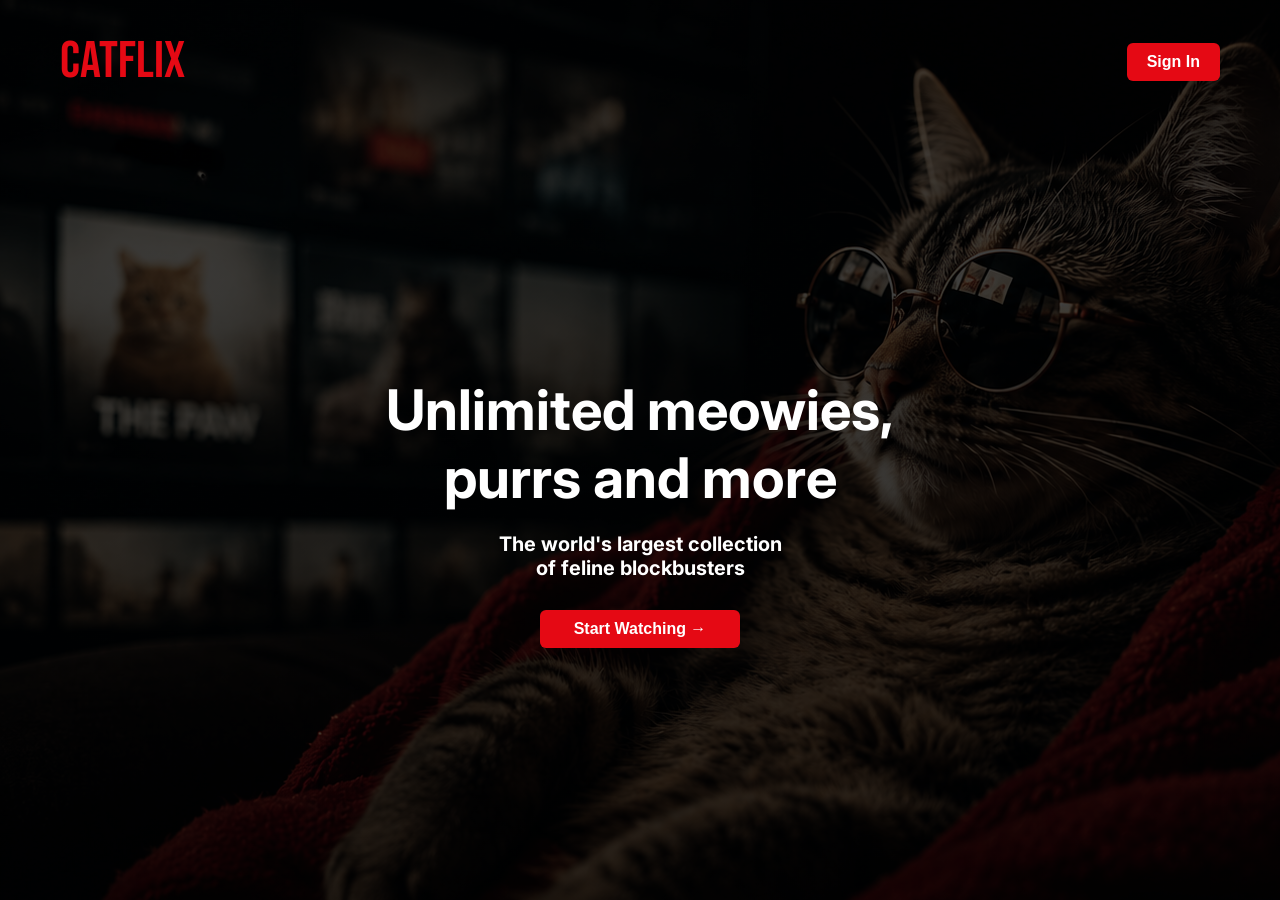
<file: index.html>
<!DOCTYPE html>
<html lang="en">
<head>
    <meta charset="UTF-8">
    <meta name="viewport" content="width=device-width, initial-scale=1.0">
    <link rel="preconnect" href="https://fonts.googleapis.com">
    <link rel="preconnect" href="https://fonts.gstatic.com" crossorigin>
    <link href="https://fonts.googleapis.com/css2?family=Bebas+Neue&family=Inter:ital,opsz,wght@0,14..32,100..900;1,14..32,100..900&display=swap" rel="stylesheet">
    <title> Catflix </title>
    <link rel="stylesheet" href="css/style.css">
</head>
<body>
    <header class="header"> 
        <h1 class="heading-1"> Catflix </h1>
        <button class="sign-in-btn"> Sign In </button>
    </header>
    <main>
        <section class="hero">
            <div class="hero-container">
                <h2 class="hero-heading"> Unlimited meowies, <br> purrs and more </h2>
                <p class="hero-text"> The world's largest collection <br> of feline blockbusters </p>
                <a href="browse.html">
                    <button class="watch-btn"> Start Watching → </button> 
                </a>
            </div>
        </section>
    </main>
</body>
</html>
</file>
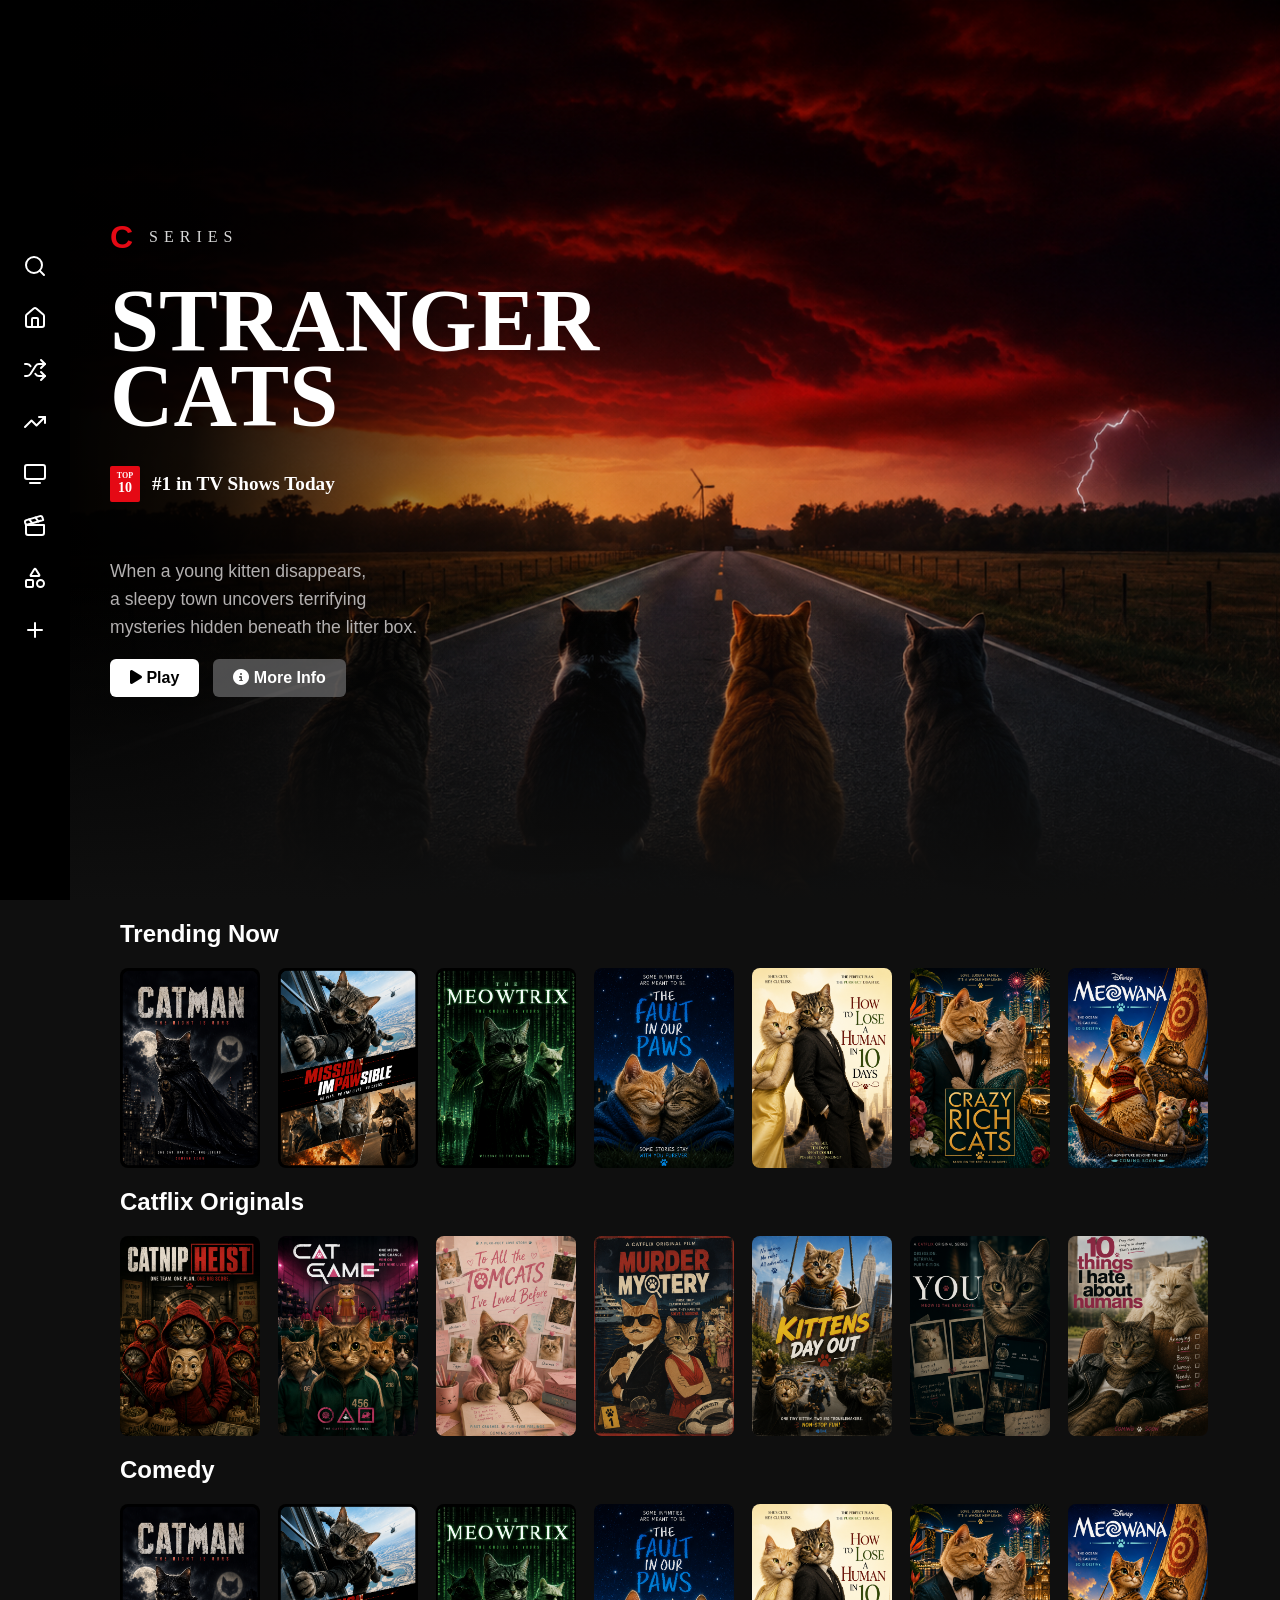
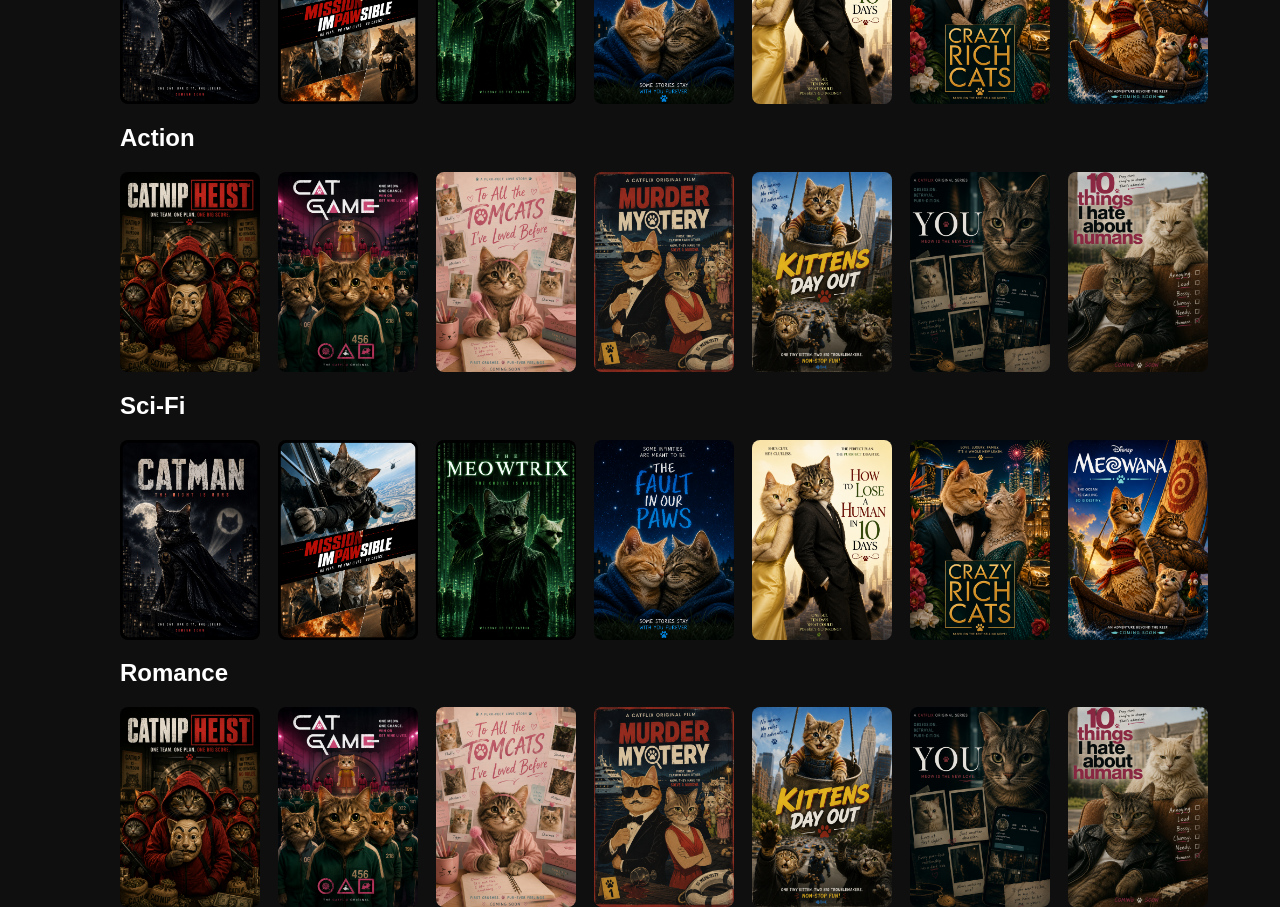
<file: browse.html>
<!DOCTYPE html>
<html lang="en">
<head>
    <meta charset="UTF-8">
    <meta name="viewport" content="width=device-width, initial-scale=1.0">
    <title>Document</title>
    <link rel="stylesheet" href="css/browse.css">
    <link rel="stylesheet" href="https://cdnjs.cloudflare.com/ajax/libs/font-awesome/6.7.2/css/all.min.css">
</head>
<body>
    <main class="browse-main">
        <aside class="sidebar">
            <a href="#search">
                <svg xmlns="http://www.w3.org/2000/svg" width="24" height="24" viewBox="0 0 24 24" fill="none" stroke="currentColor" stroke-width="2" stroke-linecap="round" stroke-linejoin="round" class="lucide lucide-search-icon lucide-search sidebar-icon"><path d="m21 21-4.34-4.34"/><circle cx="11" cy="11" r="8"/></svg>
            </a>
            <a href="#home">
                <svg xmlns="http://www.w3.org/2000/svg" width="24" height="24" viewBox="0 0 24 24" fill="none" stroke="currentColor" stroke-width="2" stroke-linecap="round" stroke-linejoin="round" class="lucide lucide-house-icon lucide-house sidebar-icon"><path d="M15 21v-8a1 1 0 0 0-1-1h-4a1 1 0 0 0-1 1v8"/><path d="M3 10a2 2 0 0 1 .709-1.528l7-6a2 2 0 0 1 2.582 0l7 6A2 2 0 0 1 21 10v9a2 2 0 0 1-2 2H5a2 2 0 0 1-2-2z"/></svg>
            </a>
            <a href="#">
                <svg xmlns="http://www.w3.org/2000/svg" width="24" height="24" viewBox="0 0 24 24" fill="none" stroke="currentColor" stroke-width="2" stroke-linecap="round" stroke-linejoin="round" class="lucide lucide-shuffle-icon lucide-shuffle sidebar-icon"><path d="m18 14 4 4-4 4"/><path d="m18 2 4 4-4 4"/><path d="M2 18h1.973a4 4 0 0 0 3.3-1.7l5.454-8.6a4 4 0 0 1 3.3-1.7H22"/><path d="M2 6h1.972a4 4 0 0 1 3.6 2.2"/><path d="M22 18h-6.041a4 4 0 0 1-3.3-1.8l-.359-.45"/></svg>
            </a>
            <a href="#">
                <svg xmlns="http://www.w3.org/2000/svg" width="24" height="24" viewBox="0 0 24 24" fill="none" stroke="currentColor" stroke-width="2" stroke-linecap="round" stroke-linejoin="round" class="lucide lucide-trending-up-icon lucide-trending-up sidebar-icon"><path d="M16 7h6v6"/><path d="m22 7-8.5 8.5-5-5L2 17"/></svg>
            </a>
            <a href="#">
                <svg xmlns="http://www.w3.org/2000/svg" width="24" height="24" viewBox="0 0 24 24" fill="none" stroke="currentColor" stroke-width="2" stroke-linecap="round" stroke-linejoin="round" class="lucide lucide-tv-minimal-icon lucide-tv-minimal sidebar-icon"><path d="M7 21h10"/><rect width="20" height="14" x="2" y="3" rx="2"/></svg>
            </a>
            <a href="#">
                <svg xmlns="http://www.w3.org/2000/svg" width="24" height="24" viewBox="0 0 24 24" fill="none" stroke="currentColor" stroke-width="2" stroke-linecap="round" stroke-linejoin="round" class="lucide lucide-clapperboard-icon lucide-clapperboard sidebar-icon"><path d="m12.296 3.464 3.02 3.956"/><path d="M20.2 6 3 11l-.9-2.4c-.3-1.1.3-2.2 1.3-2.5l13.5-4c1.1-.3 2.2.3 2.5 1.3z"/><path d="M3 11h18v8a2 2 0 0 1-2 2H5a2 2 0 0 1-2-2z"/><path d="m6.18 5.276 3.1 3.899"/></svg>
            </a>
            <a href="#">
                <svg xmlns="http://www.w3.org/2000/svg" width="24" height="24" viewBox="0 0 24 24" fill="none" stroke="currentColor" stroke-width="2" stroke-linecap="round" stroke-linejoin="round" class="lucide lucide-shapes-icon lucide-shapes sidebar-icon"><path d="M8.3 10a.7.7 0 0 1-.626-1.079L11.4 3a.7.7 0 0 1 1.198-.043L16.3 8.9a.7.7 0 0 1-.572 1.1Z"/><rect x="3" y="14" width="7" height="7" rx="1"/><circle cx="17.5" cy="17.5" r="3.5"/></svg>
            </a>
            <a href="#">
                <svg xmlns="http://www.w3.org/2000/svg" width="24" height="24" viewBox="0 0 24 24" fill="none" stroke="currentColor" stroke-width="2" stroke-linecap="round" stroke-linejoin="round" class="lucide lucide-plus-icon lucide-plus sidebar-icon"><path d="M5 12h14"/><path d="M12 5v14"/></svg>
            </a>
        </aside>
        <section class="browse-section">
            <div class="hero-banner" id="home">
                <div class="search-container" id="search">
                    <input type="text" class="search-input" id="search-input" placeholder="Search Catflix..."/>
                </div>
                <div class="hero-content">
                    <p class="series"> <span class="series-logo"> C </span> series </p>
                    <h1 class="hero-title"> STRANGER <br> CATS </h1>
                    <div class="rank">
                        <div class="top-badge">
                            <span>TOP</span>
                            <span>10</span>
                        </div>
                        <p class="top-10">#1 in TV Shows Today</p>
                    </div>
                    <p class="hero-description"> When a young kitten disappears, <br> a sleepy town uncovers terrifying <br> mysteries hidden beneath the litter box. </p>
                    <div>
                        <button class="play-btn"> <i class="fa-solid fa-play"></i> Play </button>
                        <button class="info-btn"> <i class="fa-solid fa-circle-info"></i> More Info </button>
                    </div>
                </div>
            </div>

            <div class="movie-row">
                <h2 class="movie-row-heading"> Trending Now </h2>

                <div class="movie-row-container">
                    <div class="movie-card">
                        <img src="images/catman.png" alt="catman" class="movie-poster">
                    </div>
                    <div class="movie-card">
                        <img src="images/mission-impawsible.png" alt="mission-impawsible" class="movie-poster">
                    </div>
                    <div class="movie-card">
                        <img src="images/the-meowtrix.png" alt="the-meowtrix" class="movie-poster">
                    </div>
                    <div class="movie-card">
                        <img src="images/the-fault-in-our-paws.png" alt="the-fault-in-our-paws" class="movie-poster">
                    </div>
                    <div class="movie-card">
                        <img src="images/how-to-lose-a-human-in-10-days.png" alt="how-to-lose-a-human-in-10-days" class="movie-poster">
                    </div>
                    <div class="movie-card">
                        <img src="images/crazy-rich-cats.png" alt="crazy-rich-cats" class="movie-poster">
                    </div>
                    <div class="movie-card">
                        <img src="images/meowana.png" alt="meowana" class="movie-poster">
                    </div>
                </div>
            </div>

            <div class="movie-row">
                <h2 class="movie-row-heading"> Catflix Originals </h2>

                <div class="movie-row-container">
                    <div class="movie-card">
                        <img src="images/catnip-heist.png" alt="catnip-heist" class="movie-poster">
                    </div>
                    <div class="movie-card">
                        <img src="images/cat-game.png" alt="cat-game" class="movie-poster">
                    </div>
                    <div class="movie-card">
                        <img src="images/to-all-the-tomcats-ive-loved-before.png" alt="to-all-the-tomcats-ive-loved-before" class="movie-poster">
                    </div>
                    <div class="movie-card">
                        <img src="images/murder-mystery.png" alt="murder-mystery" class="movie-poster">
                    </div>
                    <div class="movie-card">
                        <img src="images/kittens-day-out.png" alt="kittens-day-out" class="movie-poster">
                    </div>
                    <div class="movie-card">
                        <img src="images/you.png" alt="you" class="movie-poster">
                    </div>
                    <div class="movie-card">
                        <img src="images/10-things-i-hate-about-humans.png" alt="10-things-i-hate-about-humans" class="movie-poster">
                    </div>
                </div>
            </div>  

            <div class="movie-row">
                <h2 class="movie-row-heading"> Comedy </h2>

                <div class="movie-row-container">
                    <div class="movie-card">
                        <img src="images/catman.png" alt="catman" class="movie-poster">
                    </div>
                    <div class="movie-card">
                        <img src="images/mission-impawsible.png" alt="mission-impawsible" class="movie-poster">
                    </div>
                    <div class="movie-card">
                        <img src="images/the-meowtrix.png" alt="the-meowtrix" class="movie-poster">
                    </div>
                    <div class="movie-card">
                        <img src="images/the-fault-in-our-paws.png" alt="the-fault-in-our-paws" class="movie-poster">
                    </div>
                    <div class="movie-card">
                        <img src="images/how-to-lose-a-human-in-10-days.png" alt="how-to-lose-a-human-in-10-days" class="movie-poster">
                    </div>
                    <div class="movie-card">
                        <img src="images/crazy-rich-cats.png" alt="crazy-rich-cats" class="movie-poster">
                    </div>
                    <div class="movie-card">
                        <img src="images/meowana.png" alt="meowana" class="movie-poster">
                    </div>
                </div>
            </div>

            <div class="movie-row">
                <h2 class="movie-row-heading"> Action </h2>

                <div class="movie-row-container">
                    <div class="movie-card">
                        <img src="images/catnip-heist.png" alt="catnip-heist" class="movie-poster">
                    </div>
                    <div class="movie-card">
                        <img src="images/cat-game.png" alt="cat-game" class="movie-poster">
                    </div>
                    <div class="movie-card">
                        <img src="images/to-all-the-tomcats-ive-loved-before.png" alt="to-all-the-tomcats-ive-loved-before" class="movie-poster">
                    </div>
                    <div class="movie-card">
                        <img src="images/murder-mystery.png" alt="murder-mystery" class="movie-poster">
                    </div>
                    <div class="movie-card">
                        <img src="images/kittens-day-out.png" alt="kittens-day-out" class="movie-poster">
                    </div>
                    <div class="movie-card">
                        <img src="images/you.png" alt="you" class="movie-poster">
                    </div>
                    <div class="movie-card">
                        <img src="images/10-things-i-hate-about-humans.png" alt="10-things-i-hate-about-humans" class="movie-poster">
                    </div>
                </div>
            </div> 

            <div class="movie-row">
                <h2 class="movie-row-heading"> Sci-Fi </h2>

                <div class="movie-row-container">
                    <div class="movie-card">
                        <img src="images/catman.png" alt="catman" class="movie-poster">
                    </div>
                    <div class="movie-card">
                        <img src="images/mission-impawsible.png" alt="mission-impawsible" class="movie-poster">
                    </div>
                    <div class="movie-card">
                        <img src="images/the-meowtrix.png" alt="the-meowtrix" class="movie-poster">
                    </div>
                    <div class="movie-card">
                        <img src="images/the-fault-in-our-paws.png" alt="the-fault-in-our-paws" class="movie-poster">
                    </div>
                    <div class="movie-card">
                        <img src="images/how-to-lose-a-human-in-10-days.png" alt="how-to-lose-a-human-in-10-days" class="movie-poster">
                    </div>
                    <div class="movie-card">
                        <img src="images/crazy-rich-cats.png" alt="crazy-rich-cats" class="movie-poster">
                    </div>
                    <div class="movie-card">
                        <img src="images/meowana.png" alt="meowana" class="movie-poster">
                    </div>
                </div>
            </div>

            <div class="movie-row">
                <h2 class="movie-row-heading"> Romance </h2>

                <div class="movie-row-container">
                    <div class="movie-card">
                        <img src="images/catnip-heist.png" alt="catnip-heist" class="movie-poster">
                    </div>
                    <div class="movie-card">
                        <img src="images/cat-game.png" alt="cat-game" class="movie-poster">
                    </div>
                    <div class="movie-card">
                        <img src="images/to-all-the-tomcats-ive-loved-before.png" alt="to-all-the-tomcats-ive-loved-before" class="movie-poster">
                    </div>
                    <div class="movie-card">
                        <img src="images/murder-mystery.png" alt="murder-mystery" class="movie-poster">
                    </div>
                    <div class="movie-card">
                        <img src="images/kittens-day-out.png" alt="kittens-day-out" class="movie-poster">
                    </div>
                    <div class="movie-card">
                        <img src="images/you.png" alt="you" class="movie-poster">
                    </div>
                    <div class="movie-card">
                        <img src="images/10-things-i-hate-about-humans.png" alt="10-things-i-hate-about-humans" class="movie-poster">
                    </div>
                </div>
            </div> 


        </section>
    </main>
</body>
</html>
</file>
<file: css/style.css>
*{
    margin:0;
    padding:0;
    box-sizing:border-box;
}

body{
    background:#141414;
    color:white;
    font-family:Inter,sans-serif;
    background-image: linear-gradient(
            rgba(0,0,0,.75),
            rgba(0,0,0,.75)
        ),url("../images/hero-bg.png");
    min-height: 100vh;
    display: flex;
    flex-direction: column;
}

main {
    flex: 1;
    display: flex;
    align-items: center;
    justify-content: center;
    padding: 20px;
}

.hero {
    width: 100%;
    display: flex;
    align-items: center;
    justify-content: center;
}

.header {
    display: flex;
    justify-content: space-between;
    align-items: center;
    padding: 30px 60px;
}

.heading-1 {
    font-size: 3.25rem;
    color: #E50914;
    font-family: "Bebas Neue";
    font-weight: 500;
}

.sign-in-btn {
    background-color: #E50914;
    color: white;
    border: none;
    padding: 10px 20px;
    font-size: 1rem;
    cursor: pointer;
    border-radius: 6px;
    font-weight: bold;
}

.hero-container {
    display: flex;
    flex-direction: column;
    align-items: center;
    justify-content: center;
    text-align: center;
    padding: 0 20px;
    min-height: 60vh;
    background-size: cover;
    background-position: center;
    background-repeat: no-repeat;
}

.hero-heading {
    font-size: 3.5rem;
    margin-bottom: 20px;
    font-weight: bold;
} 

.hero-text {
    font-size: 1.25rem;
    margin-bottom: 30px;
    font-weight: bold;
}

.watch-btn {
    background-color: #E50914;
    color: white;
    border: none;
    padding: 10px 20px;
    font-size: 1rem;
    cursor: pointer;
    border-radius: 6px;
    font-weight: bold;
    width: 200px;
}
</file>
<file: css/browse.css>
.sidebar-icon{
    color: white;
}

.sidebar {
    position: fixed;
    display: flex;
    flex-direction: column;
    justify-content: center;
    align-items: center;
    gap: 24px;
    padding: 0px;
    background: black;
    backdrop-filter: blur(6px);
    position:fixed;
    left:0;
    top:0;
    width: 70px;
    height: 100vh;
    box-sizing: border-box;
    z-index: 1000;
}

body {
    margin: 0;
    min-height: 100vh;
    background: #0f0f0f;
}

.browse-main {
    display: flex;
    flex-direction: row;
    min-height: 100vh;
}

.browse-section {
    flex: 1;
    min-height: 100vh;
    background: #0f0f0f;
    margin-left: 40px;
    background-size: cover;
    background-position: center;
}

.hero-banner {
    height: 100vh;
    display: flex;
    align-items: center;
    position: relative;
    background:
        linear-gradient(
            to bottom,
            rgba(0,0,0,0) 65%,
            rgba(15,15,15,.4) 80%,
            #0f0f0f 100%
        ),
        linear-gradient(
            to right,
          rgba(0,0,0,1) 0%,
          rgba(0,0,0,0.9) 12%,
          rgba(0,0,0,0.6) 22%,
          rgba(0,0,0,0.2) 35%,
          rgba(0,0,0,0) 45%
        ),
        url("../images/stranger-cats.png");
        background-size: cover;
        background-position: center;
        background-repeat: no-repeat;
}

.rank {
    display: flex;
    flex-wrap: wrap;
    align-items: center;
    gap: 12px;
    margin-bottom: 25px;
}

.top-badge {
    width: 30px;
    height: 36px;
    background: #E50914;
    color: white;
    display: flex;
    flex-direction: column;
    justify-content: center;
    align-items: center;
    border-radius: 2px;
}

.top-badge span:first-child {
    font-size: 8px;
    font-weight: bold;
}

.top-badge span:last-child {
    font-size: 14px;
    font-weight: bold;
}

.rank p {
    font-size: 1.2rem;
    font-weight: 700;
}

.series {
    color:#d7d7d7;
    font-size:1rem;
    letter-spacing:6px;
    text-transform:uppercase;
    display:flex;
    align-items:center;
    gap:10px;
}

.series-logo {
    color: #E50914;
    font-size: 2rem;
    font-weight: bold;
    font-family: "Bebas Neue", sans-serif;
}

.hero-title {
    font-family: "Bebas Neue", serif; 
    font-size: 5.5rem;
    line-height: 0.85;
    margin:12px 0 20px;
    color:white;
}

.hero-content{
    max-width:520px;
    margin-left:70px;
    display:flex;
    flex-direction: column;

}

.hero-description{
    color:#b3b0b0;
    font-size:1.1rem;
    line-height:1.6;
    width: 90%;
    font-family: "Roboto", sans-serif;
}

.rank > p.top-10 {
    color: #ffffff !important;
    font-size: 1.2rem;
    font-weight: 700;
    margin-bottom: 20px;
    display: block;
}

.movie-row-heading {
    color: white;
    font-size: 1.5rem;
    font-weight: bold;
    margin-bottom: 20px;
    font-family: "Roboto", sans-serif;
}

.movie-row {
    width: 520px;
    margin-left: 80px;
    align-self: center;
}

.movie-row-container {
    display: flex;
    gap: 18px;
}

.movie-card {
    width: 140px;
    height: 200px;
    border-radius: 8px;
    overflow: hidden;
    cursor: pointer;
    transition: transform .3s ease;
    flex-shrink: 0;
}

.movie-card:hover {
    transform: scale(1.08);
}

.movie-poster {
    width: 100%;
    height: 100%;
    object-fit: cover;
    display: block;
}

.play-btn {
    background-color: white;
    color: black;
    border: none;
    padding: 10px 20px;
    font-size: 1rem;
    cursor: pointer;
    border-radius: 6px;
    font-weight: bold;
}

.info-btn {
    background-color: rgba(109, 109, 110, 0.7);
    color: white;
    border: none;
    padding: 10px 20px;
    font-size: 1rem;
    cursor: pointer;
    border-radius: 6px;
    font-weight: bold;
    margin-left: 10px;
}

.search-container{
    position: absolute;
    top: 30px;
    right: 40px;
    display:none;
}

.search-container.active{
    display:block;
}

.search-input{
    width: 280px;
    padding: 10px 16px;

    background: rgba(0,0,0,.7);
    color: white;

    border: 1px solid #444;
    border-radius: 6px;
    outline: none;
}

.search-input:focus{
    border-color: #E50914;
}
</file>
